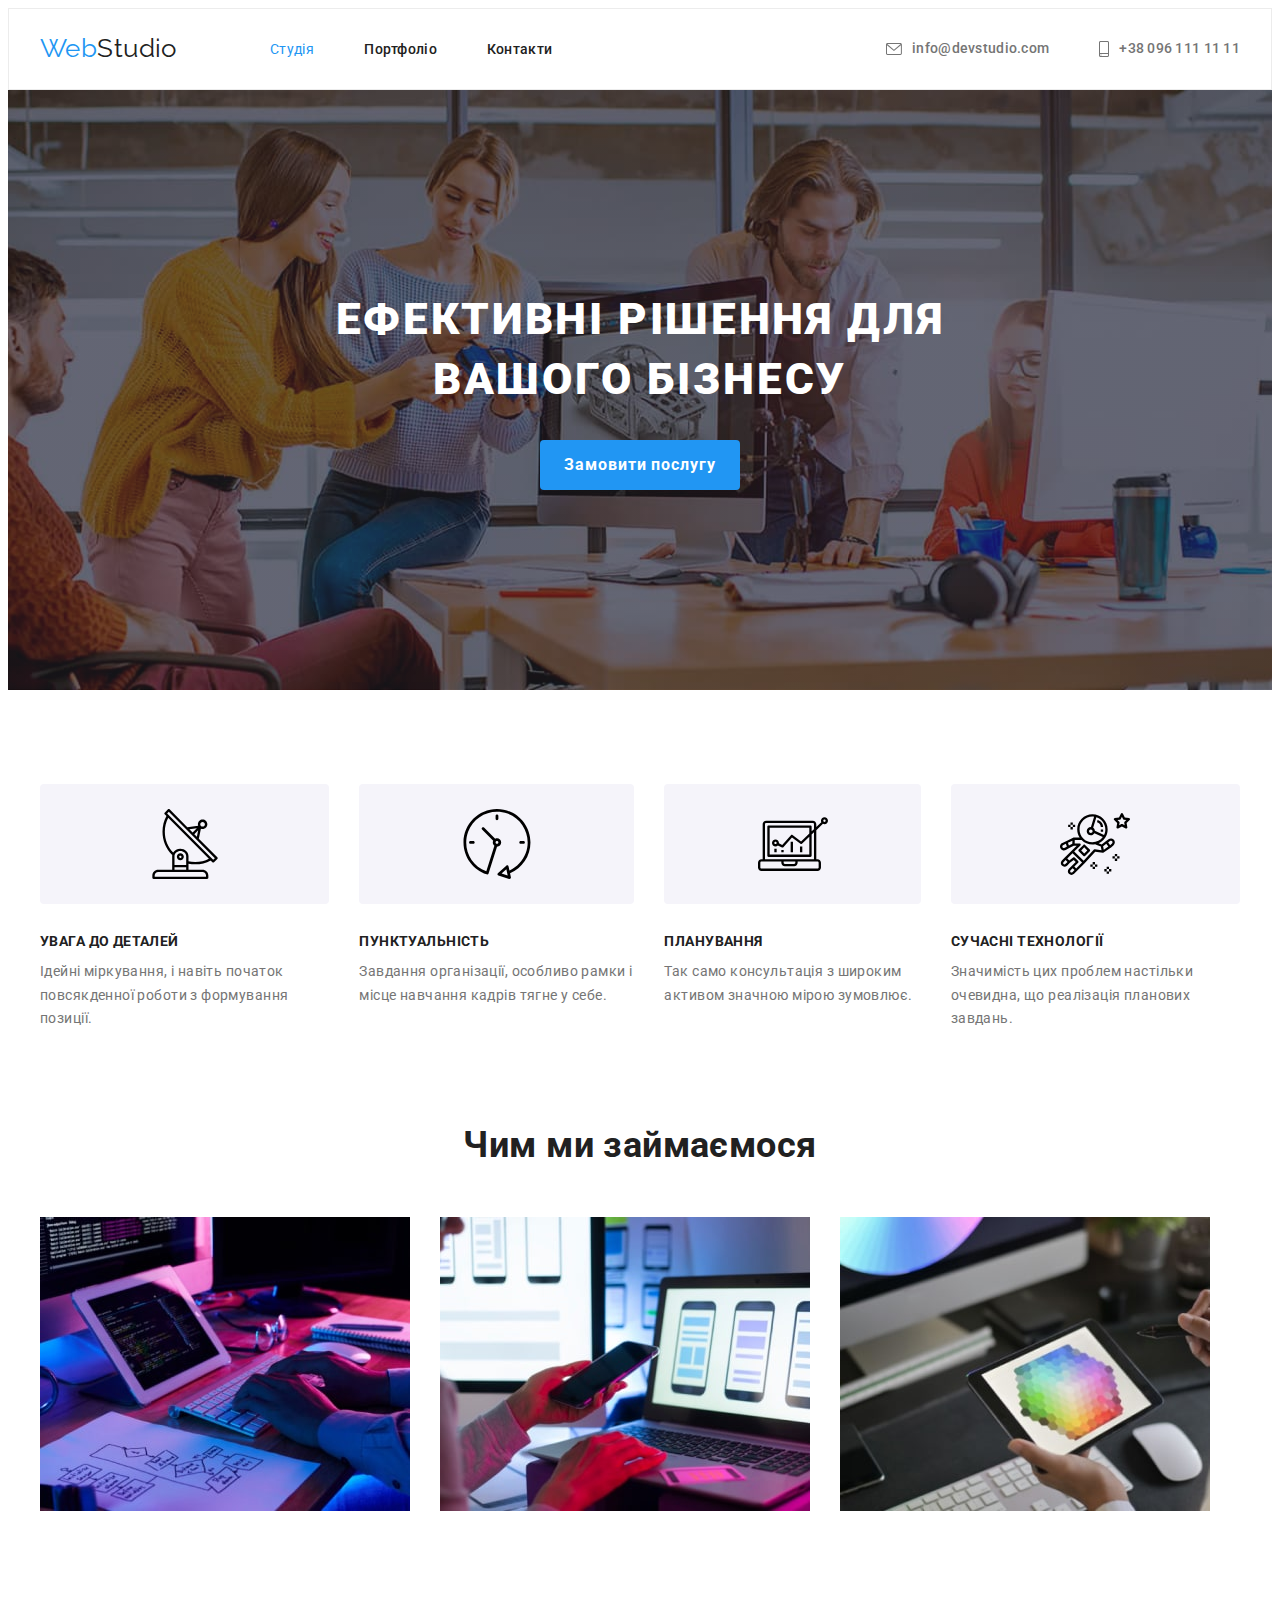
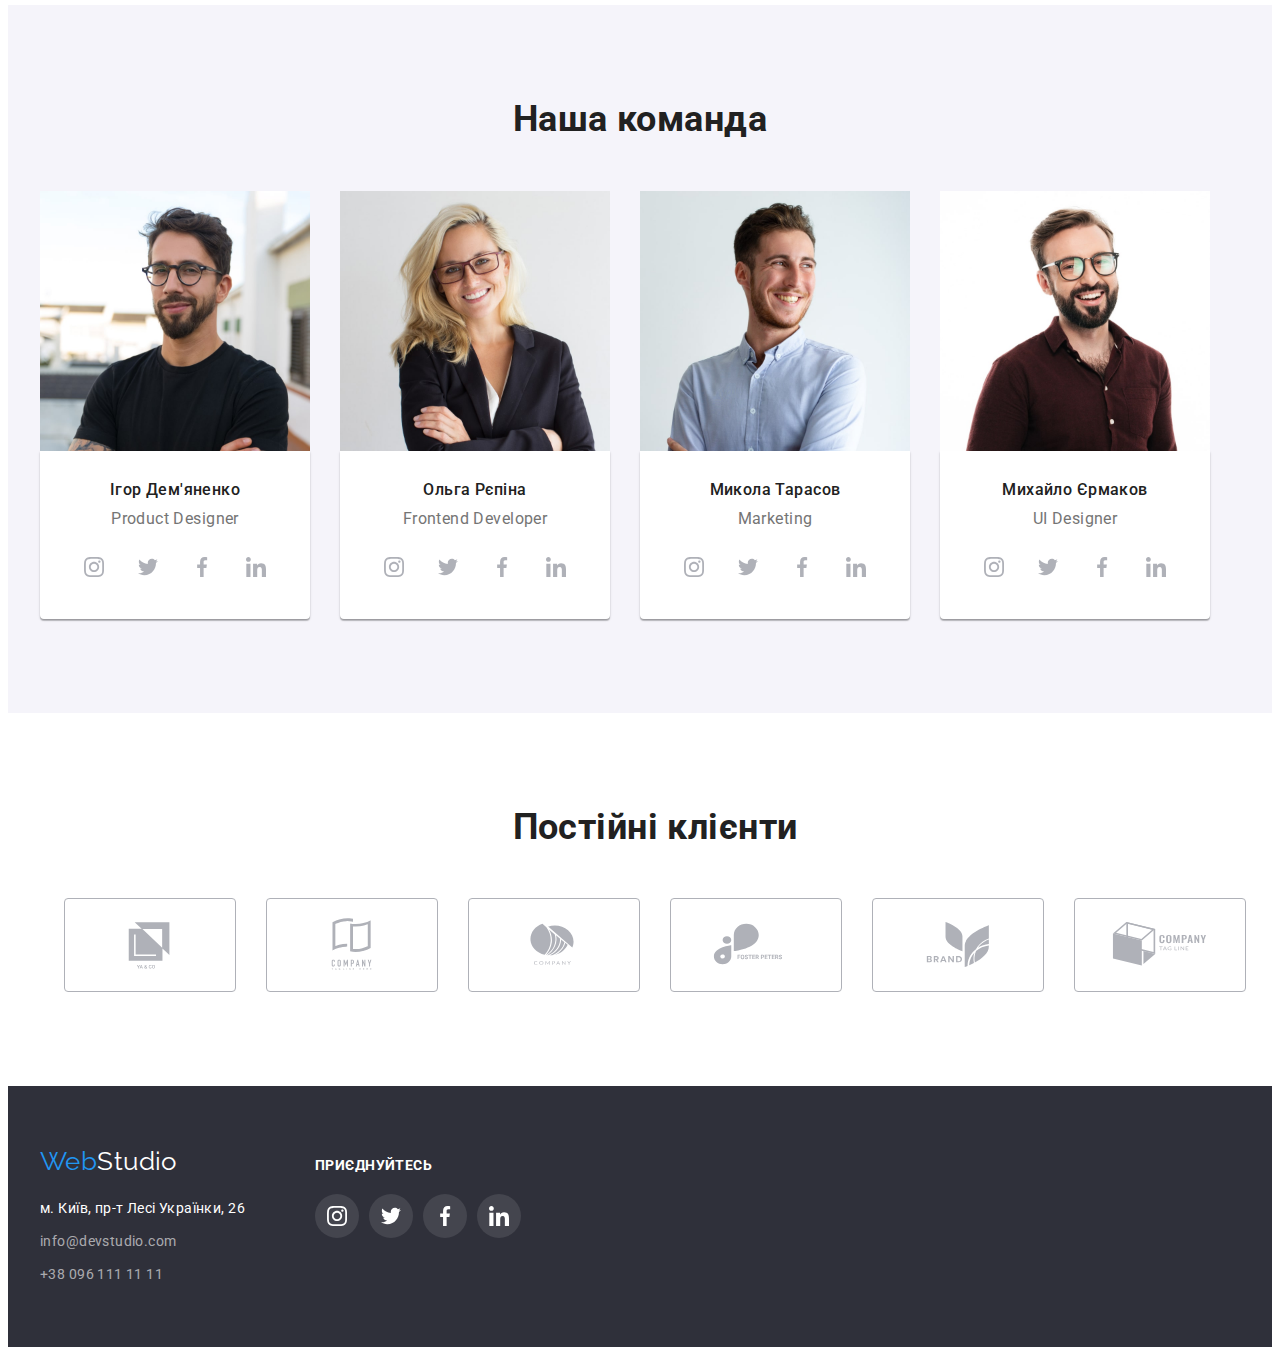
<file: index.html>
<!DOCTYPE html>
<html lang="uk">
<head>
    <meta charset="UTF-8">
    <meta http-equiv="X-UA-Compatible" content="IE=edge">
    <meta name="viewport" content="width=device-width, initial-scale=1.0">
    <title>Document</title>
    <link rel="preconnect" href="https://fonts.googleapis.com">
    <link rel="preconnect" href="https://fonts.gstatic.com" crossorigin>
    <link href="https://fonts.googleapis.com/css2?family=Raleway:wght@700&family=Roboto:wght@400;500;700;900&display=swap" rel="stylesheet">
    <link rel="stylesheet" href="https://cdnjs.cloudflare.com/ajax/libs/modern-normalize/1.1.0/modern-normalize.min.css" integrity="sha512-wpPYUAdjBVSE4KJnH1VR1HeZfpl1ub8YT/NKx4PuQ5NmX2tKuGu6U/JRp5y+Y8XG2tV+wKQpNHVUX03MfMFn9Q==" crossorigin="anonymous" referrerpolicy="no-referrer"/>
    <link rel="stylesheet" href="./css/styles.css">
</head>
<body>
    <header class="header">
      <div class="container">
        <nav class="header-nav">
            <a href="./index.html" class="header-logo link"><span class="accent-text">Web</span>Studio</a>
            <ul class="header-list list">
                <li class="header-link"><a class="header-text-studio link" href="">Студія</a></li>
                <li class="header-link"><a class="header-text link" href="./portfolio.html">Портфоліо</a></li>
                <li class="header-link"><a class="header-text link" href="">Контакти</a></li>
            </ul>
            <ul class="header-list-contacts list">
                <li class="header-contacts"><a class="header-text-contacts link" href="mailto:info@devstudio.com"><svg width="16" height="12" class="header-icons">
                    <use href="./images/icons.svg#icon-envelope"></use>
                </svg>info@devstudio.com</a></li>
                <li class="header-contacts"><a class="header-text-contacts link" href="tel:+380961111111"><svg width="10" height="16" class="header-icons">
                    <use href="./images/icons.svg#icon-smartphone"></use>
                </svg>+38 096 111 11 11</a></li>
            </ul>
        </nav>
       </div>
    </header>
     <main class="main">
        <section class="main-cap section">
            <div class="container">
               <h1 class="main-title">Ефективні рішення для
                вашого бізнесу</h1>
               <button type="button" class="main-btn">Замовити послугу</button>
            </div>
        </section>
    <section class="feature section">
        <div class="container">
        <ul class="feature-list">
            <li class="feature-list-items ">
                <div class="feature-cont-icons">
                <svg width="70" height="70" class="feature-icons">
                    <use href="./images/icons.svg#icon-antenna"></use>
                </svg>
            </div>
                <h3 class="feature-title">УВАГА ДО ДЕТАЛЕЙ</h3>
                <p class="feature-title-text">Ідейні міркування, і навіть початок повсякденної роботи з формування позиції.</p>
            </li>
            <li class="feature-list-items">
                <div class="feature-cont-icons">
                <svg width="70" height="70" class="feature-icons">
                    <use href="./images/icons.svg#icon-clock"></use>
                </svg>
            </div>
                <h3 class="feature-title">ПУНКТУАЛЬНІСТЬ</h3>
                <p class="feature-title-text">Завдання організації, особливо рамки і місце навчання кадрів тягне у себе.</p>
            </li>
            <li class="feature-list-items">
                <div class="feature-cont-icons">
                <svg width="70" height="70" class="feature-icons">
                    <use href="./images/icons.svg#icon-diagram"></use>
                </svg>
            </div>
                <h3 class="feature-title">ПЛАНУВАННЯ</h3>
                <p class="feature-title-text">Так само консультація з широким активом значною мірою зумовлює.</p>
            </li>
            <li class="feature-list-items">
                <div class="feature-cont-icons">
                <svg width="70" height="70" class="feature-icons">
                    <use href="./images/icons.svg#icon-astronaut"></use>
                </svg>
            </div>
                <h3 class="feature-title">СУЧАСНІ ТЕХНОЛОГІЇ</h3>
                <p class="feature-title-text">Значимість цих проблем настільки очевидна, що реалізація планових завдань.</p>
            </li>
        </ul>
    </div>
    </section>
    <section class="box section">
      <div class="container">
        <h2 class="box-title">Чим ми займаємося</h2>
        <ul class="box-list">
            <li class="box-list-items"> <img src="./images/img_1.jpg" alt="computer" width="370"></li>
            <li class="box-list-items"> <img src="./images/img_2.jpg" alt="phone" width="370"></li>
            <li class="box-list-items"> <img src="./images/img_3.jpg" alt="tablet" width="370"></li>
        </ul>
      </div>
    </section>
    <section class="team section">
        <div class="container">
        <h2 class="team-title">Наша команда</h2>
        <ul class="team-list">
            <li class="team-list-img list"> <img src="./images/img_4.jpg" alt="Product Designer"  width="270">
            <div class="content">
                <h3 class="team-name">Ігор Дем'яненко</h3>
                <p class="team-work">Product Designer</p>
                <ul class="team-soc-list list">
                    <li class="team-soc-items"><a href="#" class="team-soc-link link">
                        <svg width="20" height="20" class="team-soc-icons">
                            <use href="./images/icons.svg#icon-instagram1"></use>
                        </svg>
                    </a>
                </li>
                    <li class="team-soc-items"><a href="#" class="team-soc-link link">
                        <svg width="20" height="20" class="team-soc-icons">
                            <use href="./images/icons.svg#icon-twitter"></use>
                        </svg>
                    </a>
                </li>
                    <li class="team-soc-items"><a href="#" class="team-soc-link link">
                        <svg width="20" height="20" class="team-soc-icons">
                            <use href="./images/icons.svg#icon-facebook"></use>
                        </svg>
                    </a>
                </li>
                    <li class="team-soc-items"><a href="#" class="team-soc-link link">
                        <svg width="20" height="20" class="team-soc-icons">
                            <use href="./images/icons.svg#icon-linkedin"></use>
                        </svg>
                    </a>
                </li>
                </ul>
            </div>
            </li>
            <li class="team-list-img list"><img src="./images/img_5.jpg" alt="Frontend Developer" width="270">
                <div class="content">
                <h3 class="team-name">Ольга Рєпіна</h3>
                <p class="team-work">Frontend Developer</p>
                <ul class="team-soc-list list">
                    <li class="team-soc-items"><a href="#" class="team-soc-link link">
                        <svg width="20" height="20" class="team-soc-icons">
                            <use href="./images/icons.svg#icon-instagram1"></use>
                        </svg>
                    </a></li>
                    <li class="team-soc-items"><a href="#" class="team-soc-link link">
                        <svg width="20" height="20" class="team-soc-icons">
                            <use href="./images/icons.svg#icon-twitter"></use>
                        </svg>
                    </a></li>
                    <li class="team-soc-items"><a href="#" class="team-soc-link link">
                        <svg width="20" height="20" class="team-soc-icons">
                            <use href="./images/icons.svg#icon-facebook"></use>
                        </svg>
                    </a></li>
                    <li class="team-soc-items"><a href="#" class="team-soc-link link">
                        <svg width="20" height="20" class="team-soc-icons">
                            <use href="./images/icons.svg#icon-linkedin"></use>
                        </svg>
                    </a></li>
                </ul>
            </div>
            </li>
            <li class="team-list-img list"><img src="./images/img_6.jpg" alt="Marketing" width="270">
                <div class="content">
                <h3 class="team-name">Микола Тарасов</h3>
                <p class="team-work">Marketing</p>
                <ul class="team-soc-list list">
                    <li class="team-soc-items"><a href="#" class="team-soc-link link">
                        <svg width="20" height="20" class="team-soc-icons">
                            <use href="./images/icons.svg#icon-instagram1"></use>
                        </svg>
                    </a></li>
                    <li class="team-soc-items"><a href="#" class="team-soc-link link">
                        <svg width="20" height="20" class="team-soc-icons">
                            <use href="./images/icons.svg#icon-twitter"></use>
                        </svg>
                    </a></li>
                    <li class="team-soc-items"><a href="#" class="team-soc-link link">
                        <svg width="20" height="20" class="team-soc-icons">
                            <use href="./images/icons.svg#icon-facebook"></use>
                        </svg>
                    </a></li>
                    <li class="team-soc-items"><a href="#" class="team-soc-link link">
                        <svg width="20" height="20" class="team-soc-icons">
                            <use href="./images/icons.svg#icon-linkedin"></use>
                        </svg>
                    </a></li>
                </ul>
            </div>
        </li>
            <li class="team-list-img list"><img src="./images/img_7.jpg" alt="UI Designer" width="270">
                <div class="content">
                <h3  class="team-name">Михайло Єрмаков</h3>
                <p class="team-work">UI Designer</p>
                <ul class="team-soc-list list">
                    <li class="team-soc-items"><a href="#" class="team-soc-link link">
                        <svg width="20" height="20" class="team-soc-icons">
                            <use href="./images/icons.svg#icon-instagram1"></use>
                        </svg>
                    </a></li>
                    <li class="team-soc-items"><a href="#" class="team-soc-link link">
                        <svg width="20" height="20" class="team-soc-icons">
                            <use href="./images/icons.svg#icon-twitter"></use>
                        </svg>
                    </a></li>
                    <li class="team-soc-items"><a href="#" class="team-soc-link link">
                        <svg width="20" height="20" class="team-soc-icons">
                            <use href="./images/icons.svg#icon-facebook"></use>
                        </svg>
                    </a></li>
                    <li class="team-soc-items"><a href="#" class="team-soc-link link">
                        <svg width="20" height="20" class="team-soc-icons">
                            <use href="./images/icons.svg#icon-linkedin"></use>
                        </svg>
                    </a></li>
                </ul>
            </div>
            </li>
        </ul>
    </div>
    </section>
    <section class="container section">
    <div class="container">
        <h2 class="client-title">Постійні клієнти</h2>
        <ul class="client-list list">
            <li class="client-items link"><a href="#" class="client-link link"><svg width="106" height="60" class="client-icons"><use href="./images/icons.svg#icon-Logo_1"></use>
            </svg></a></li>
            <li class="client-items link"><a href="#" class="client-link link"><svg width="106" height="60" class="client-icons"><use href="./images/icons.svg#icon-Logo_2"></use>
            </svg></a></li>
            <li class="client-items link"><a href="#" class="client-link link"><svg width="106" height="60" class="client-icons"><use href="./images/icons.svg#icon-Logo_3"></use>
            </svg></a></li>
            <li class="client-items link"><a href="#" class="client-link link"><svg width="106" height="60" class="client-icons"><use href="./images/icons.svg#icon-Logo_4"></use>
            </svg></a></li>
            <li class="client-items link"><a href="#" class="client-link link"><svg width="106" height="60" class="client-icons"><use href="./images/icons.svg#icon-Logo_5"></use>
            </svg></a></li>
            <li class="client-items link"><a href="#" class="client-link link"><svg width="106" height="60" class="client-icons"><use href="./images/icons.svg#icon-Logo_6"></use>
            </svg></a></li>
        </ul>
    </div>
</section>
</main>
    <footer class="footer">
        <div class="container footer-soc-box">
            <div class="footer-box">
        <a href="./index.html" class="footer-logo link"><span class="footer-accent-text">Web</span>Studio</a>
     <address>
       <ul class="footer-contacts-list list">
    <li class="footer-contacts"><a class="footer-text-adress link" href="">м. Київ, пр-т Лесі Українки, 26</a></li>
    <li class="footer-contacts-mail"><a class="footer-text link" href="mailto:info@devstudio.com">info@devstudio.com</a></li>
    <li class="footer-contacts"><a class="footer-text link" href="tel:+380961111111">+38 096 111 11 11</a></li>
      </ul>
    </address>
</div>
    <div class="footer-soc">
            <p class="footer-title">приєднуйтесь</p>
       <ul class="footer-soc-list list">
          <li class="footer-soc-items"><a href="#" class="footer-soc-link link">
            <svg width="20" height="20" class="footer-soc-icons">
                <use href="./images/icons.svg#icon-instagram2"></use>
            </svg>
              </a>
          </li>
        <li class="footer-soc-items"><a href="#" class="footer-soc-link link">
            <svg width="20" height="20" class="footer-soc-icons">
                <use href="./images/icons.svg#icon-twitter"></use>
            </svg>
              </a>
        </li>
        <li class="footer-soc-items"><a href="#" class="footer-soc-link link">
            <svg width="20" height="20" class="footer-soc-icons">
                <use href="./images/icons.svg#icon-facebook"></use>
            </svg>
              </a>
        </li>
        <li class="footer-soc-items"><a href="#" class="footer-soc-link link">
            <svg width="20" height="20" class="footer-soc-icons">
                <use href="./images/icons.svg#icon-linkedin"></use>
            </svg>
              </a>
        </li>
      </ul>
     </div>
    </div>
    </footer>
  </body>
</html>
</file>
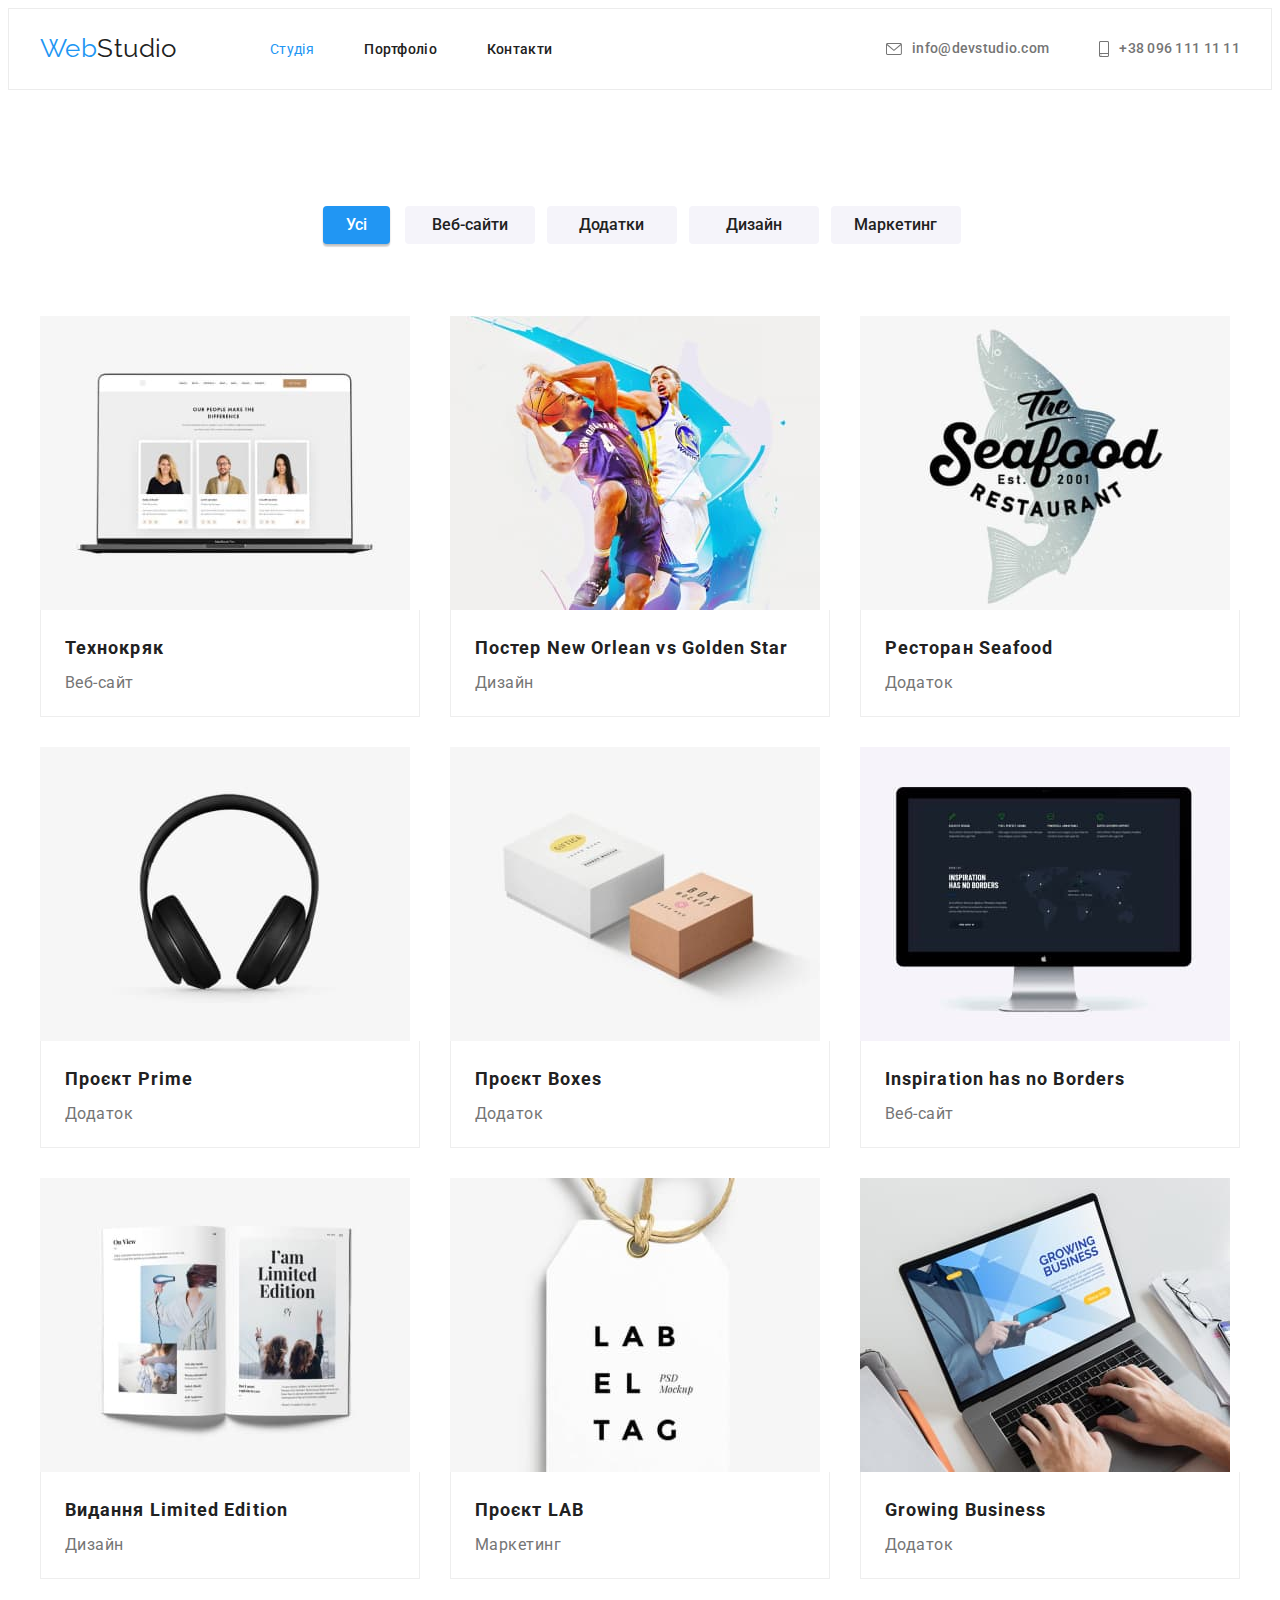
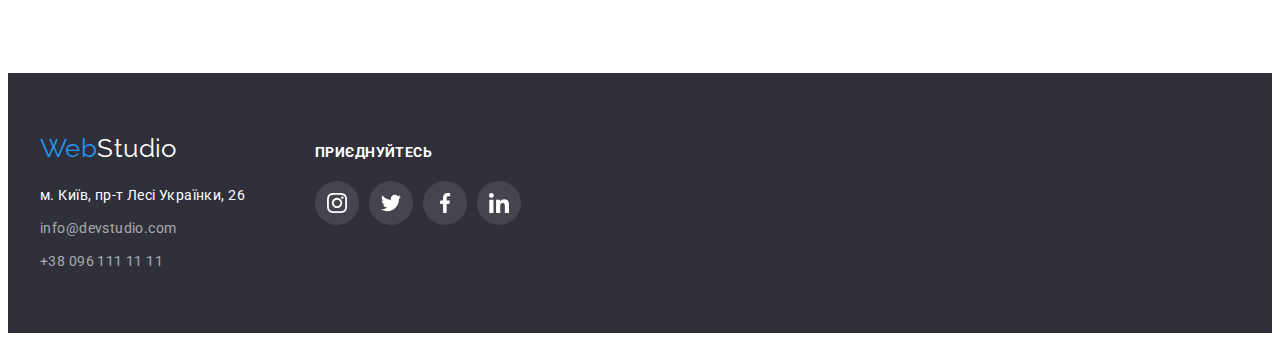
<file: portfolio.html>
<!DOCTYPE html>
<html lang="uk">

<head>
    <meta charset="UTF-8">
    <meta http-equiv="X-UA-Compatible" content="IE=edge">
    <meta name="viewport" content="width=device-width, initial-scale=1.0">
    <title>Портфоліо</title>
<link rel="preconnect" href="https://fonts.googleapis.com">
<link rel="preconnect" href="https://fonts.gstatic.com" crossorigin>
<link
    href="https://fonts.googleapis.com/css2?family=Raleway:wght@700&family=Roboto:wght@400;500;700;900&display=swap"
    rel="stylesheet">
    <link rel="stylesheet" href="https://cdnjs.cloudflare.com/ajax/libs/modern-normalize/1.1.0/modern-normalize.min.css" integrity="sha512-wpPYUAdjBVSE4KJnH1VR1HeZfpl1ub8YT/NKx4PuQ5NmX2tKuGu6U/JRp5y+Y8XG2tV+wKQpNHVUX03MfMFn9Q==" crossorigin="anonymous" referrerpolicy="no-referrer" />
    <link rel="stylesheet" href="./css/styles.css">

</head>

<body>
    <header class="header">
        <div class="container">
          <nav class="header-nav">
              <a href="./index.html" class="header-logo link"><span class="accent-text">Web</span>Studio</a>
              <ul class="header-list list">
                  <li class="header-link"><a class="header-text-studio link" href="./index.html">Студія</a></li>
                  <li class="header-link"><a class="header-text link" href="">Портфоліо</a></li>
                  <li class="header-link"><a class="header-text link" href="">Контакти</a></li>
              </ul>
              <ul class="header-list-contacts list">
                  <li class="header-contacts"><a class="header-text-contacts link" href="mailto:info@devstudio.com"><svg width="16" height="12" class="header-icons">
                      <use href="./images/icons.svg#icon-envelope"></use>
                  </svg>info@devstudio.com</a></li>
                  <li class="header-contacts"><a class="header-text-contacts link" href="tel:+380961111111"><svg width="10" height="16" class="header-icons">
                      <use href="./images/icons.svg#icon-smartphone"></use>
                  </svg>+38 096 111 11 11</a></li>
              </ul>
          </nav>
         </div>
      </header>
         <section class="portfolio section">
            <div class="container">
            <h1 class="visually-hidden">Портфоліо</h1>
        <ul class="portfolio-btn-card">
            <li class="portfolio-btn-link"><button type="button" class="portfolio-btn-active">Усі</button></li>
            <li class="portfolio-btn-link"><button type="button" class="portfolio-btn">Веб-сайти</button></li>
            <li class="portfolio-btn-link"><button type="button" class="portfolio-btn">Додатки</button></li>
            <li class="portfolio-btn-link"><button type="button" class="portfolio-btn">Дизайн</button></li>
            <li class="portfolio-btn-link"><button type="button" class="portfolio-btn">Маркетинг</button></li>
        </ul>
            <ul class="portfolio-project-list">
                <li class="portfolio-list"><a href="Технокряк" class="portfolio-link link"><img src="./images/techno-1.jpg" alt="techno" width="370">
                    <div class="content-portfolio">
                        <h2 class="portfolio-title">Технокряк</h2>
                        <p class="portfolio-pre-title">Веб-сайт</p>
                    </div>
                  </a>
                </li>
                <li class="portfolio-list"><a href="Постер New Orlean vs Golden Star" class="portfolio-link link"><img src="./images/poster-2.jpg" alt="poster-2" width="370">
                    <div class="content-portfolio">
                      <h2 class="portfolio-title">Постер New Orlean vs Golden Star</h2>
                      <p class="portfolio-pre-title">Дизайн</p>
                    </div>
                  </a>
                </li>
                <li class="portfolio-list"><a href="Ресторан Seafood" class="portfolio-link link"><img src="./images/restoran-3.jpg" alt="restoran-3" width="370">
                  <div class="content-portfolio">
                      <h2 class="portfolio-title">Ресторан Seafood</h2>
                      <p class="portfolio-pre-title">Додаток</p>
                  </div>
                </a>
                </li>
            <li class="portfolio-list"><a href="Проєкт Prime" class="portfolio-link link"><img src="./images/prime-4.jpg" alt="prime-4" width="370">
                  <div class="content-portfolio">
                    <h2 class="portfolio-title">Проєкт Prime</h2>
                    <p class="portfolio-pre-title">Додаток</p>
                  </div>
                </a>
            </li>
                <li class="portfolio-list"><a href="Проєкт Boxes" class="portfolio-link link"><img src="./images/boxes-5.jpg" alt="boxes-5" width="370">
                 <div class="content-portfolio">
                    <h2 class="portfolio-title">Проєкт Boxes</h2>
                    <p class="portfolio-pre-title">Додаток</p>
                  </div>
                </a>
            </li>
                <li class="portfolio-list"><a href="Inspiration has no Borders" class="portfolio-link link"><img src="./images/borders-6.jpg" alt="borders-6" width="370">
                  <div class="content-portfolio">
                    <h2 class="portfolio-title">Inspiration has no Borders</h2>
                    <p class="portfolio-pre-title">Веб-сайт</p>
                   </div>
                </a>
            </li>       
                <li class="portfolio-list"><a href="идання Limited Edition" class="portfolio-link link"><img src="./images/edition-7.jpg" alt="edition-7" width="370">
                <div class="content-portfolio">
                    <h2 class="portfolio-title">Видання Limited Edition</h2>
                    <p class="portfolio-pre-title">Дизайн</p>
                </div>
                </a>
           </li>
                <li class="portfolio-list"><a href="Проєкт LAB" class="portfolio-link link"><img src="./images/lab-8.jpg" alt="lab-8" width="370">
                <div class="content-portfolio">
                    <h2 class="portfolio-title">Проєкт LAB</h2>
                    <p class="portfolio-pre-title">Маркетинг</p>
                </div>
               </a>
         </li>
             <li class="portfolio-list"><a href="Growing Business" class="portfolio-link link"><img src="./images/business-9.jpg" alt="business-9" width="370">
                <div class="content-portfolio">
                    <h2 class="portfolio-title">Growing Business</h2>
                    <p class="portfolio-pre-title">Додаток</p>
                </div>
              </a>
        </li>
            </ul>
          </div>
        </section>
    
        <footer class="footer">
            <div class="container footer-soc-box">
                <div class="footer-box">
            <a href="./index.html" class="footer-logo link"><span class="footer-accent-text">Web</span>Studio</a>
         <address>
           <ul class="footer-contacts-list list">
        <li class="footer-contacts"><a class="footer-text-adress link" href="">м. Київ, пр-т Лесі Українки, 26</a></li>
        <li class="footer-contacts-mail"><a class="footer-text link" href="mailto:info@devstudio.com">info@devstudio.com</a></li>
        <li class="footer-contacts"><a class="footer-text link" href="tel:+380961111111">+38 096 111 11 11</a></li>
          </ul>
        </div>
        <div class="footer-soc">
            <p class="footer-title">приєднуйтесь</p>
          <ul class="footer-soc-list list">
            <li class="footer-soc-items"><a href="#" class="footer-soc-link link">
                <svg width="20" height="20" class="footer-soc-icons">
                    <use href="./images/icons.svg#icon-instagram2"></use>
                </svg>
            </a></li>
            <li class="footer-soc-items"><a href="#" class="footer-soc-link link">
                <svg width="20" height="20" class="footer-soc-icons">
                    <use href="./images/icons.svg#icon-twitter"></use>
                </svg>
            </a></li>
            <li class="footer-soc-items"><a href="#" class="footer-soc-link link">
                <svg width="20" height="20" class="footer-soc-icons">
                    <use href="./images/icons.svg#icon-facebook"></use>
                </svg>
            </a></li>
            <li class="footer-soc-items"><a href="#" class="footer-soc-link link">
                <svg width="20" height="20" class="footer-soc-icons">
                    <use href="./images/icons.svg#icon-linkedin"></use>
                </svg>
            </a></li>
        </div>
        </ul>
    
         </address>
        </div>
        </footer>

</body>

</html>
</file>
<file: css/styles.css>
:root{
    --primary-header-color:  #FFFFFF;
    --second-header-color: #212121;
    --accent-color: #757575;
    --primary-link-color: #2196F3;
}
p, h1, h2, h3, h4, h5, h6{
    margin: 0px;
}
ul{
    margin: 0px;
    padding-left: 0px;
}
button{
    cursor: pointer;
}
img{
    display: block;
}

body{
    font-family: 'Roboto', sans-serif;
    font-size: 14px;
    letter-spacing: 0.03em;
    background: var(--primary-header-color);
}
.container{
    width: 1200px;
    padding: 0px 15px;
    margin: 0 auto;
}
.section{
    padding-top: 94px;
    padding-bottom: 94px;
}
.list{
    list-style: none;
    padding: 0px;
    margin: 0px;
}
.link{
    text-decoration: none;
}


/*--------------------HEADER--------------------*/
.header{
    border: 1px solid #ECECEC

}
.header-logo {
    font-family: 'Raleway', sans-serif;
    font-size: 26px;
    line-height: 1.19;
    color: var(--second-header-color);
    margin-right: 93px;
    padding-top: 24px;
    padding-bottom: 25px;
}
.accent-text {
    color: var(--primary-link-color);
}
.header-text-studio{
    color: var(--primary-link-color);
}
.header-nav{
    display: flex;
    align-items:  center;
    margin-left: auto;
   
}
.header-list{
    display: flex;  
}
.header-list :not(:last-child) {
    margin-right: 50px;
  }

.header-text {
    font-style: normal;
    font-weight: 500;
    line-height: 1.14;
    letter-spacing: 0.02em;
    color: var(--second-header-color);
}
.header-list-contacts{
    display: flex;
    margin-left: auto;
    
 }
 .header-link{
    margin-left: 0px;
 }
 .header-contacts:not(:last-child){
    margin-right: 50px;
  }
.header-text-contacts{
    font-style: normal;
    font-weight: 500;
    font-size: 14px;
    line-height: 1.14;
    letter-spacing: 0.02em;
    color: var(--accent-color);
    display: flex;
    justify-content: center;
    align-items: center;
    padding-top: 32px;
    padding-bottom: 32px;
 }
.header-icons{
    margin-right: 10px;
}
.header-contacts{
    display: flex;
    justify-content: center;
    align-items: center;
}
.header-text :hover{
    color: var(--primary-link-color);
}
.header-text:hover,
.header-text:focus,
.header-text-contacts:hover,
.header-text-contacts:focus{
    color:  var(--primary-link-color);
}
.header-icons{
    fill: currentColor;
}

/*--------------------PORTFOLIO--------------------*/
.portfolio-btn:hover,
.portfolio-btn:focus {
    background-color: var(--primary-link-color);
    color:  #F5F4FA;
    cursor: pointer;
}
.portfolio-btn-link{
    list-style-type: none;
    font-family: inherit;
}
.portfolio-btn:hover,
.portfolio-btn:focus{
    box-shadow: 0px 1px 1px rgba(0, 0, 0, 0.12), 0px 4px 4px rgba(0, 0, 0, 0.06), 1px 4px 6px rgba(0, 0, 0, 0.16);
}
.portfolio{
    background: #FFFFFF;
}
.portfolio-btn-active{
    font-family: inherit;
    font-weight: 500;
    font-size: 16px;
    line-height: 1.62;
    color: var(--primary-header-color);
    border: none;
    background: var(--primary-link-color);
    box-shadow: 0px 3px 1px rgba(0, 0, 0, 0.1), 0px 1px 2px rgba(0, 0, 0, 0.08), 0px 2px 2px rgba(0, 0, 0, 0.12);
    border-radius: 4px;
    width: 67px;
    height: 38px;
}
.portfolio-btn{
    font-family: inherit;
    font-weight: 500;
    font-size: 16px;
    line-height: 1.62;
    background: #F5F4FA;
    color: var(--second-header-color);
    border-radius: 4px;
    border: none;
    min-width: 130px;
    height: 38px;

}
.portfolio-btn-card{
    display: flex;
    justify-content: center;
    text-align: center;
    margin-bottom: 50px;
}
.visually-hidden{
    visibility: hidden;
    position: absolute;
    width: 1px;
    height: 1px;
    margin: -1px;
    border: 0;
    padding: 0;
    white-space: nowrap;
    clip-path: inset(100%);
    clip: rect(0 0 0 0);
    overflow: hidden;
}
.portfolio-project-list {
    color: var(--second-header-color);
}
.portfolio-title {
    font-size: 18px;
    line-height: 2.00;
    letter-spacing: 0.06em;
    color: var(--second-header-color);
    margin-bottom: 4px;
}
.portfolio-pre-title {
    font-size: 16px;
    line-height: 1.62;
    letter-spacing: 0.03em;
    color: var(--accent-color);
}
.portfolio-project-list{
    display: flex;
    max-width: 100%;
    height: auto;
    list-style-type: none;
    display: flex;
    flex-wrap: wrap;
    gap: 30px;
}
.portfolio-list{
    flex-basis: calc((100% - 60px) / 3); 
}
.content-portfolio{
    border-right:1px solid #EEEEEE;
    border-left: 1px solid #EEEEEE;
    border-bottom: 1px solid #EEEEEE;
    padding: 20px 24px;
}
.portfolio-btn-link{
    padding: 22px 6px;
    display: inline-block;
    min-width: 73px;
}
.portfolio-link{
    display: block;
}
.portfolio-link:hover,
.portfolio-link:focus{
    box-shadow: 0px 1px 1px rgba(0, 0, 0, 0.12), 0px 4px 4px rgba(0, 0, 0, 0.06), 1px 4px 6px rgba(0, 0, 0, 0.16);
}
.content-portfolio:hover,
.content-portfolio:focus{
    fill: #FFFFFF;
}


/*--------------------MAIN--------------------*/
.main-cap{
    text-align: center;
    padding-top: 200px;
    padding-bottom: 200px;
    background-image: linear-gradient(rgba(47, 48, 58, 0.4),
     rgba(47, 48, 58, 0.4)),url('../images/Img_main.jpg');
    background-repeat: no-repeat;
    background-size: cover;
    background-position: center;
    background-color: #2F303A;
    max-width: 1600px;
    margin: 0 auto;
}
.main-title {
    font-style: normal;
    font-weight: 900;
    font-size: 44px;
    line-height: 1.36;
    letter-spacing: 0.06em;
    text-transform: uppercase;
    color: var(--primary-header-color);
    margin-bottom: 30px;
    width: 696px;
    margin-left: auto;
    margin-right: auto;
}
.main-btn {
    font-family: inherit;
    font-size: 16px;
    line-height: 1.88;
    align-items: center;
    letter-spacing: 0.06em;
    color: var(--primary-header-color);
    background: var(--primary-link-color);
    display: block;
    margin:  0px auto;
    min-width: 200px;
    height: 50px;
    font-weight: 700;
    border-radius: 4px;
    border: none;
}
.main-btn:hover,
.main-btn:focus {
    cursor: pointer;
}

/*--------------------FEATURE--------------------*/
.feature-list-items{
    list-style-type: none;
}
.feature{
    margin-top: 0px;
    background: var(--primary-header-color);
}
.feature-list{
    display: flex;
    flex-wrap: nowrap;
    gap: 30px;
}

.feature-title {
    font-style: normal;
    font-size: 14px;
    line-height: 1.14;
    text-transform: uppercase;
    color: var(--second-header-color);
    margin-top:  30px;
    margin-bottom: 10px;
    }
  
.feature-title-text {
    font-style: normal;
    font-weight: 400;
    line-height: 1.71;
    color: var(--accent-color);
    margin-top: 0px;
    }
.feature-icons{
    display: flex;
    justify-content: center;
    align-items: center; 
    background-size: contain;
    background-position: center;
    }
.feature-cont-icons{
    height: 120px;
    display: flex;
    justify-content: center;
    align-items: center; 
    background: #F5F4FA;
    border-radius: 4px;
    }
   
/*--------------------BOX--------------------*/
.box-list-items{
    list-style-type: none; 
    display: block;
    flex-direction: row;
}
.box{
    margin-top: 0px;
    background: var(--primary-header-color);
    padding-top: 0px;
}
.box-list{
    display: flex;
}

.box-list-items:not(:last-child){
    margin-right: 30px;

}
.box-title {
    font-style: normal;
    font-size: 36px;
    line-height: 1.16;
    text-align: center;
    color: var(--second-header-color);
    margin-bottom: 50px;
}

/*--------------------TEAM--------------------*/
.team{
    background: #F5F4FA;
}
.team-title {
    font-size: 36px;
    line-height: 1.16;
    text-align: center;
    color: var(--second-header-color);
    margin-bottom: 50px;
}
.team-list {
    display: inline-flex;
    text-align: center;
    gap: 30px;
}
.team-name {
    font-style: normal;
    font-weight: 500;
    font-size: 16px;
    line-height: 1.18;
    color: var(--second-header-color);
    margin-bottom: 10px;
    text-decoration: none;
}
.team-work {
    font-style: normal;
    font-weight: 400;
    font-size: 16px;
    line-height: 1.18;
    color: var(--accent-color);
    text-decoration: none;
    margin-bottom: 16px;
}

.content{
    padding-top: 30px;
    padding-bottom: 30px;
    background: #FFFFFF;
    box-shadow: 0px 1px 3px rgba(0, 0, 0, 0.12), 0px 1px 1px rgba(0, 0, 0, 0.14), 0px 2px 1px rgba(0, 0, 0, 0.2);
    border-radius: 0px 0px 4px 4px;
}
.team-soc-list{
    display: flex;
    justify-content: center;
    align-items: center;
} 
.team-soc-items{
    width: 44px;
    height: 44px;
}
.team-soc-items:not(:last-child){
    margin-right: 10px;
}
.team-soc-link{
    width: 100%;
    height: 100%;
    display: flex;
    border-radius: 50%;
    justify-content: center;
    align-items: center;
    background-color: #FFFFFF;
    fill: #AFB1B8;
}
.team-soc-link:hover,
.team-soc-link:focus{
    color: #FFFFFF;
}
.team-soc-icons:hover{
    fill: currentColor;
}
.team-soc-link:hover,
.team-soc-link:focus{
    background-color: #2196F3;
}
.client-list{
    display: flex;
    justify-content: center;
    align-items: center;
}
.client-items:not(:last-child){
    margin-right: 30px;
}
.client-link{
    width: 170px;
    height: 92px;
    display: flex;
    justify-content: center;
    align-items: center;
    border: 1px solid #AFB1B8;
    border-radius: 4px;
    color: #AFB1B8;
    background-color: #FFFFFF;
}
.client-title{
    font-size: 36px;
    line-height: 1.16;
    text-align: center;
    color: var(--second-header-color);
    margin-bottom: 50px;
}
.client-link:hover,
.client-link:focus{
    color: #2196F3;
}
.client-link:hover{
    border-color: #2196F3;
}
.client-icons{
    fill: currentColor;
}


/*--------------------FOOTER--------------------*/
.footer {
    background: #2F303A;
    padding-top: 60px;
    padding-bottom: 60px;
    display: flex;
}
.footer-logo {
    font-family: 'Raleway', sans-serif;
    font-size: 26px;
    line-height: 1.19;
    color: var(--primary-header-color);
    margin-bottom: 20px;
    display: inline-block;
}
.footer-accent-text {
    color: var(--primary-link-color);
}
.footer-text {
    font-style: normal;
    font-weight: 400;
    font-size: 14px;
    line-height: 1.71;
    color: rgba(255, 255, 255, 0.6);
}
.footer-text-adress{
    font-style: normal;
    font-weight: 400;
    font-size: 14px;
    line-height: 1.71;
    color: var(--primary-header-color);
    
}
.footer-contacts-mail{
    margin-top: 9px;
    margin-bottom: 9px;
}
.footer-contacts :hover,
.footer-contacts :focus {
    color: var(--primary-link-color);
}
.footer-contacts-list{
    margin-right: 70px;
}
.footer-soc-list{
    display: flex;
    align-items: baseline;
} 
.footer-soc-items{
    width: 44px;
    height: 44px;
}
.footer-soc-items:not(:last-child){
    margin-right: 10px;
}
.footer-soc-link{
    width: 100%;
    height: 100%;
    background: rgba(255, 255, 255, 0.1);
    fill: #FFFFFF;
    border-radius: 50%;
    display: flex;
    justify-content: center;
    align-items: center;
}
.footer-soc-link:hover .team-soc-icons{
    fill: var(--primary-link-color);
}
.footer-soc-link:hover,
.footer-soc-link:focus{
    color: #FFFFFF;
}
.footer-soc-icons:hover{
    fill: currentColor;
}
.footer-soc-link:hover,
.footer-soc-link:focus{
    background-color: #2196F3;
}
.footer-box{
    display: inline-block;
}
.footer-soc-box{
    display: flex;
    align-items: baseline;
}
.footer-soc{
    display: inline-block;
    margin-right: 70px;
}
.footer-title{
    font-weight: 700;
    font-size: 14px;
    line-height: 1.14;
    letter-spacing: 0.03em;
    text-transform: uppercase;
    color: #FFFFFF;
    margin-bottom: 20px;
}
</file>
